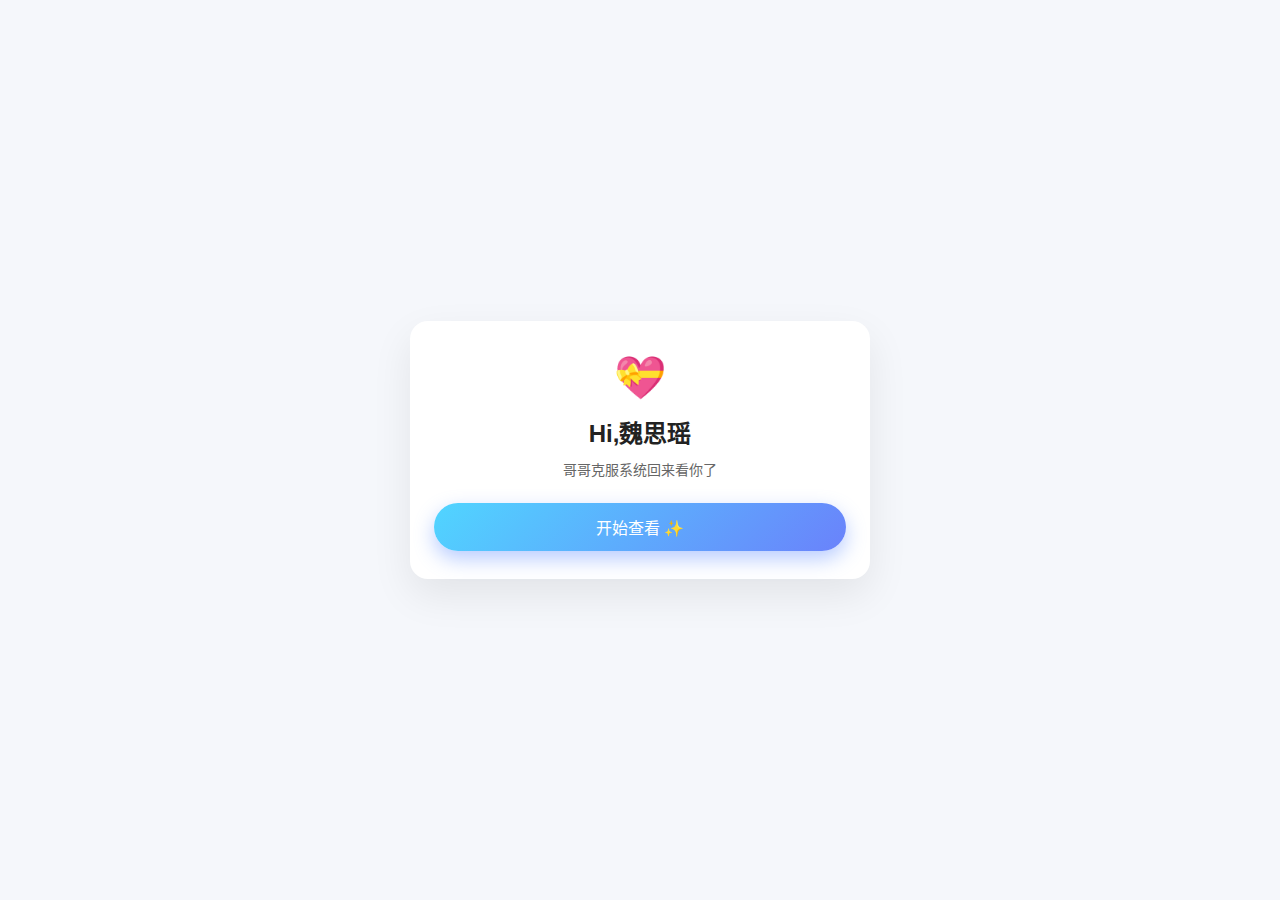
<file: index.html>
<!DOCTYPE html>
<html lang="zh-CN">

<head>
    <meta charset="UTF-8">
    <title>Hi, 魏思瑶</title>
    <meta name="viewport" content="width=device-width,initial-scale=1,maximum-scale=1">
    <link rel="stylesheet" href="static/style.css">
</head>

<body class="page page-hi">
    <div class="card central-card">
        <div class="emoji">💝</div>
        <h1>Hi,魏思瑶</h1>
        <p class="subtitle">哥哥克服系统回来看你了</p>
        <button class="primary-btn" onclick="location.href='scan.html'">开始查看 ✨</button>
    </div>
</body>

</html>
</file>
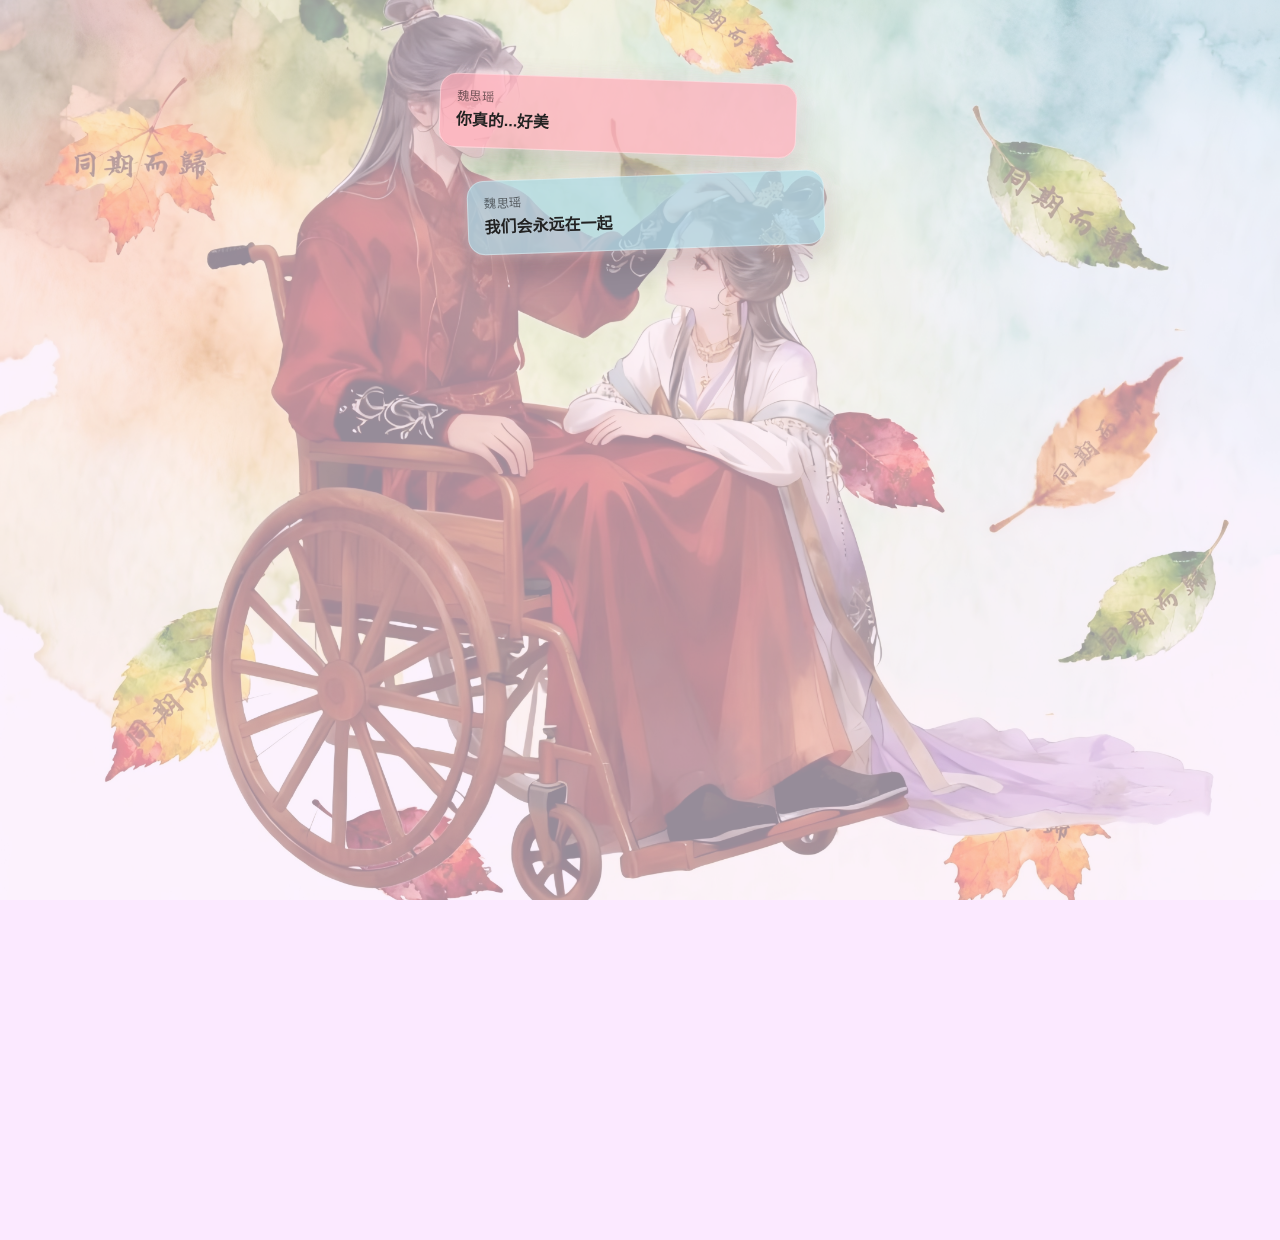
<file: cards.html>
<!DOCTYPE html>
<html lang="zh-CN">

<head>
    <meta charset="UTF-8">
    <title>给 魏思瑶 的话</title>
    <meta name="viewport" content="width=device-width,initial-scale=1,maximum-scale=1">
    <link rel="stylesheet" href="static/style.css">
</head>

<body class="page page-cards">

    <div class="cards-wrapper">
        <!-- 每一块就是一张卡片，自由改内容 & 名字 -->
        <!-- data-index 按顺序 1,2,3... 往下写就行，可以多写很多条 -->
        <div class="msg-card" data-index="1">
            <div class="msg-title">魏思瑶</div>
            <div class="msg-text">你真的...好美</div>
        </div>

        <div class="msg-card" data-index="2">
            <div class="msg-title">魏思瑶</div>
            <div class="msg-text">我们会永远在一起</div>
        </div>

        <div class="msg-card" data-index="3">
            <div class="msg-title">魏思瑶</div>
            <div class="msg-text">我不想再做你哥哥了</div>
        </div>

        <div class="msg-card" data-index="4">
            <div class="msg-title">魏思瑶</div>
            <div class="msg-text">不许再伤害自己</div>
        </div>

        <div class="msg-card" data-index="5">
            <div class="msg-title">魏思瑶</div>
            <div class="msg-text">按时吃饭 好好睡觉</div>
        </div>

        <div class="msg-card" data-index="6">
            <div class="msg-title">魏思瑶</div>
            <div class="msg-text">公主殿下 为自己活一次</div>
        </div>

        <div class="msg-card" data-index="7">
            <div class="msg-title">魏思瑶</div>
            <div class="msg-text">你有好好的写故事吗</div>
        </div>

        <div class="msg-card" data-index="8">
            <div class="msg-title">魏思瑶</div>
            <div class="msg-text">我会好好守护你</div>
        </div>

        <div class="msg-card" data-index="9">
            <div class="msg-title">魏思瑶</div>
            <div class="msg-text">偶尔也要做回小朋友</div>
        </div>

        <div class="msg-card" data-index="10">
            <div class="msg-title">魏思瑶</div>
            <div class="msg-text">所有眼泪 都有人帮你擦</div>
        </div>

        <div class="msg-card" data-index="11">
            <div class="msg-title">魏思瑶</div>
            <div class="msg-text">你值得被温柔以待</div>
        </div>

        <div class="msg-card" data-index="12">
            <div class="msg-title">魏思瑶</div>
            <div class="msg-text">我们终会同期而归</div>
        </div>
    </div>

    <script>
        // 让卡片一个接一个弹出来 + 左右错位 + 轻微旋转 + 呼吸发光
        window.addEventListener('DOMContentLoaded', () => {
            const cards = document.querySelectorAll('.msg-card');

            cards.forEach(card => {
                const i = Number(card.dataset.index || 1);

                // 出现的先后顺序：每张相差 0.35 秒
                const delay = i * 0.35;

                // 垂直微调，让它不是规整的一条竖线
                const offsetY = (i % 4) * 4 + 2; // 2~14px 的小偏移

                // 左右错位：1,4,7... 更向左；2,5,8... 更居中；3,6,9... 向右
                let offsetX;
                if (i % 3 === 1) {
                    offsetX = -22;   // 靠左
                } else if (i % 3 === 2) {
                    offsetX = 6;     // 稍微靠中
                } else {
                    offsetX = 26;    // 靠右
                }

                // 轻微旋转，增加小纸条的感觉
                const rotate = (i % 2 === 0) ? -2 : 2; // 偶数向左转一点，奇数向右

                // 设置动画延迟和偏移量
                card.style.animationDelay = delay + 's';
                card.style.setProperty('--offset-x', offsetX + 'px');
                card.style.setProperty('--offset-y', offsetY + 'px');
                card.style.setProperty('--rotate-deg', rotate + 'deg');

                // 在对应时间点让卡片“真正出现”并加上 shown 类，触发呼吸发光动画
                setTimeout(() => {
                    card.style.opacity = '1';
                    card.classList.add('shown');
                }, delay * 1000); // delay 是秒，这里要乘 1000 变成毫秒
            });
        });
    </script>
</body>

</html>
</file>
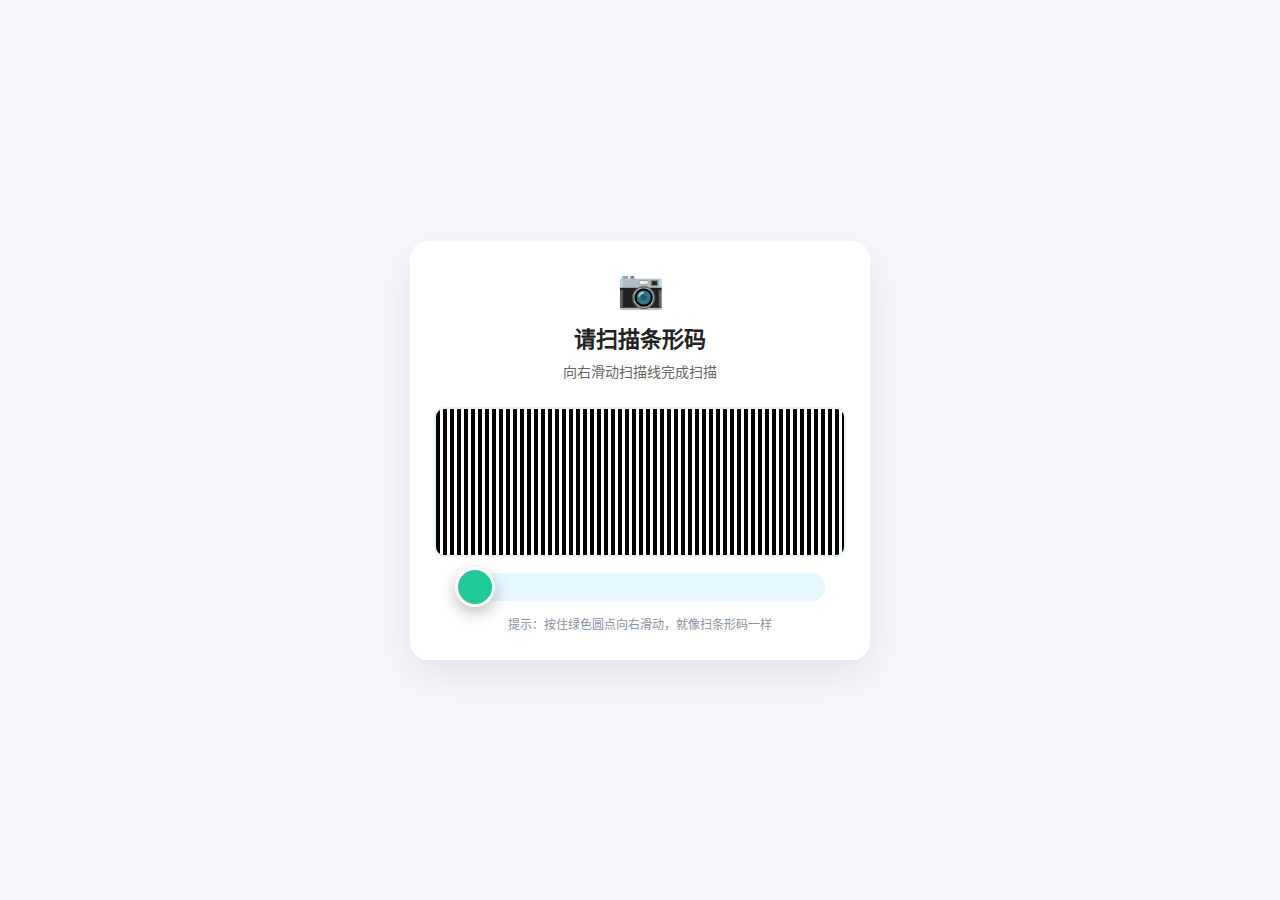
<file: scan.html>
<!DOCTYPE html>
<html lang="zh-CN">

<head>
    <meta charset="UTF-8">
    <title>请扫描条形码</title>
    <meta name="viewport" content="width=device-width,initial-scale=1,maximum-scale=1">
    <link rel="stylesheet" href="static/style.css">
</head>

<body class="page page-scan">
    <div class="card scan-card">
        <div class="emoji">📷</div>
        <h2>请扫描条形码</h2>
        <p class="subtitle">向右滑动扫描线完成扫描</p>

        <div class="barcode-box">
            <div class="barcode"></div>

            <!-- 滑动条 -->
            <div class="scan-track" id="track">
                <div class="scan-thumb" id="thumb"></div>
            </div>
        </div>

        <p class="hint">提示：按住绿色圆点向右滑动，就像扫条形码一样</p>
    </div>

    <script>
        const track = document.getElementById('track');
        const thumb = document.getElementById('thumb');

        let dragging = false;
        let startX = 0;
        let startLeft = 0;

        function px(v) { return Number(String(v).replace('px', '')); }
        function getMaxLeft() {
            return track.clientWidth - thumb.clientWidth;
        }

        function handleStart(clientX) {
            dragging = true;
            startX = clientX;
            startLeft = px(getComputedStyle(thumb).left);
        }

        function handleMove(clientX) {
            if (!dragging) return;
            let dx = clientX - startX;
            let newLeft = Math.min(Math.max(0, startLeft + dx), getMaxLeft());
            thumb.style.left = newLeft + 'px';

            // 滑到 90% 以后，算完成，跳到卡片页
            if (newLeft >= getMaxLeft() * 0.9) {
                dragging = false;
                setTimeout(() => { location.href = 'cards.html'; }, 300);
            }
        }

        function handleEnd() {
            if (!dragging) return;
            // 没滑到终点就松手，回到最左边
            if (px(thumb.style.left || 0) < getMaxLeft() * 0.9) {
                thumb.style.left = '0px';
            }
            dragging = false;
        }

        // PC 鼠标
        thumb.addEventListener('mousedown', e => {
            e.preventDefault();
            handleStart(e.clientX);
        });
        window.addEventListener('mousemove', e => handleMove(e.clientX));
        window.addEventListener('mouseup', handleEnd);

        // 手机触摸
        thumb.addEventListener('touchstart', e => {
            const t = e.touches[0];
            handleStart(t.clientX);
        });
        window.addEventListener('touchmove', e => {
            const t = e.touches[0];
            handleMove(t.clientX);
        }, { passive: false });
        window.addEventListener('touchend', handleEnd);
    </script>
</body>

</html>
</file>
<file: static/style.css>
* {
    margin: 0;
    padding: 0;
    box-sizing: border-box;
}

body {
    font-family: -apple-system, BlinkMacSystemFont, "PingFang SC", "Microsoft YaHei", sans-serif;
    background: #f5f7fb;
    color: #222;
}

.page {
    min-height: 100vh;
    display: flex;
    justify-content: center;
    align-items: center;
    padding: 20px 12px;
}

.card {
    width: 100%;
    max-width: 460px;
    background: #ffffff;
    border-radius: 18px;
    box-shadow: 0 16px 40px rgba(0, 0, 0, .08);
    padding: 32px 24px 28px;
    text-align: center;
}

/* Hi 页 */
.page-hi .emoji {
    font-size: 42px;
    margin-bottom: 12px;
}

.page-hi h1 {
    font-size: 24px;
    margin-bottom: 10px;
}

.subtitle {
    font-size: 14px;
    color: #666;
}

.primary-btn {
    margin-top: 24px;
    width: 100%;
    border: none;
    border-radius: 999px;
    padding: 12px 0;
    font-size: 16px;
    color: #fff;
    background: linear-gradient(135deg, #50d5ff, #6a82fb);
    box-shadow: 0 8px 20px rgba(98, 141, 255, .45);
}

/* 扫码页 */
.page-scan .scan-card {
    padding-top: 26px;
}

.page-scan .emoji {
    font-size: 38px;
    margin-bottom: 10px;
}

.page-scan h2 {
    font-size: 22px;
    margin-bottom: 8px;
}

.barcode-box {
    margin-top: 26px;
}

.barcode {
    width: 100%;
    height: 150px;
    background-image: repeating-linear-gradient(to right,
            #000 0, #000 4px,
            #fff 4px, #fff 7px);
    border-radius: 10px;
    border: 2px solid #e4f2ff;
    position: relative;
    overflow: hidden;
}

.scan-track {
    margin: 16px auto 0;
    width: 90%;
    height: 28px;
    border-radius: 999px;
    background: #e6f7ff;
    position: relative;
}

.scan-thumb {
    width: 40px;
    height: 40px;
    border-radius: 999px;
    background: #20c997;
    border: 3px solid #ffffff;
    position: absolute;
    top: 50%;
    left: 0;
    transform: translateY(-50%);
    box-shadow: 0 6px 16px rgba(0, 0, 0, .25);
}

.hint {
    margin-top: 14px;
    font-size: 12px;
    color: #8792a5;
}

/* =========================
   第三页：卡片页 + 照片背景
   ========================= */

.page-cards {
    align-items: flex-start;
    padding-top: 70px;
    padding-bottom: 60px;

    /* 兜底背景色（万一图片加载不出来） */
    background: #fbe9ff;
}

/* 照片背景层（40% 不透明，内容在上面） */
.page-cards::before {
    content: "";
    position: fixed;
    /* 固定在屏幕上，滚动时也不会动 */
    inset: 0;
    z-index: -1;
    /* 放到所有内容后面 */

    background-image: url("img/bg.jpg");
    background-size: cover;
    background-position: center;
    background-repeat: no-repeat;

    opacity: 0.4;
    /* 透明度 40%（你可以改 0.4~0.6 看效果） */
}

.cards-wrapper {
    position: relative;
    width: 100%;
    max-width: 520px;
    margin: 0 auto;
    min-height: 70vh;
}

/* 单张卡片：多彩 + 半透明 + 灵动边缘 */
.msg-card {
    position: relative;
    width: 78%;
    max-width: 380px;
    padding: 14px 18px 16px;
    border-radius: 18px;
    margin: 0 auto 14px;
    box-shadow: 0 14px 34px rgba(0, 0, 0, .16);
    opacity: 0;

    /* 动画参考点 */
    transform-origin: center center;

    /* 初始弹出动画 */
    animation: popIn 0.55s cubic-bezier(.18, .89, .32, 1.28) forwards;

    /* 位置 & 旋转由 JS 里设置的 CSS 变量控制 */
    transform:
        translateX(var(--offset-x, 0px)) translateY(var(--offset-y, 0px)) rotate(var(--rotate-deg, 0deg)) scale(.94);
}

/* 多种颜色 + 半透明（颜色可以按你喜好改） */
.msg-card:nth-child(5n+1) {
    background-color: rgba(255, 171, 184, 0.7);
    /* 粉 */
}

.msg-card:nth-child(5n+2) {
    background-color: rgba(173, 216, 230, 0.7);
    /* 蓝 */
}

.msg-card:nth-child(5n+3) {
    background-color: rgba(229, 188, 255, 0.7);
    /* 紫 */
}

.msg-card:nth-child(5n+4) {
    background-color: rgba(115, 243, 115, 0.479);
    /* 绿 */
}

.msg-card:nth-child(5n) {
    background-color: rgba(251, 255, 27, 0.618);
    /* 黄 */
}

/* 标题 + 正文 */
.msg-title {
    font-size: 13px;
    color: rgba(0, 0, 0, .55);
    margin-bottom: 4px;
    letter-spacing: .03em;
}

.msg-text {
    font-size: 17px;
    font-weight: 600;
    color: #222;
    line-height: 1.5;
}

/* 卡片边缘发光：外圈柔和光晕 */
.msg-card::before {
    content: "";
    position: absolute;
    inset: -2px;
    /* 比卡片稍微大一点 */
    border-radius: inherit;
    background: radial-gradient(circle at top left,
            rgba(255, 255, 255, 0.8),
            transparent 55%);
    opacity: 0.0;
    /* 默认很淡，后面配合 hover */
    pointer-events: none;
    transition: opacity 0.6s ease;
}

/* 内圈柔光 + 白色描边，让边更柔和 */
.msg-card::after {
    content: "";
    position: absolute;
    inset: 0;
    border-radius: inherit;
    border: 1px solid rgba(255, 255, 255, 0.45);
    box-shadow:
        0 0 12px rgba(255, 255, 255, 0.35),
        0 0 20px rgba(255, 192, 203, 0.25);
    opacity: 0.85;
    pointer-events: none;
}

/* 呼吸发光动画：轻微亮度 & 大小起伏 */
@keyframes cardGlowBreath {
    0% {
        box-shadow:
            0 14px 34px rgba(0, 0, 0, .16);
        transform:
            translateX(var(--offset-x, 0px)) translateY(var(--offset-y, 0px)) rotate(var(--rotate-deg, 0deg)) scale(.94);
    }

    50% {
        box-shadow:
            0 18px 40px rgba(0, 0, 0, .22);
        transform:
            translateX(var(--offset-x, 0px)) translateY(var(--offset-y, 0px)) rotate(var(--rotate-deg, 0deg)) scale(.96);
    }

    100% {
        box-shadow:
            0 14px 34px rgba(0, 0, 0, .16);
        transform:
            translateX(var(--offset-x, 0px)) translateY(var(--offset-y, 0px)) rotate(var(--rotate-deg, 0deg)) scale(.94);
    }
}

/* 已经“出现”的卡片：在 popIn 后叠加呼吸动画 */
.msg-card.shown {
    animation:
        popIn 0.55s cubic-bezier(.18, .89, .32, 1.28) forwards,
        cardGlowBreath 4.5s ease-in-out 0.8s infinite;
}

/* 鼠标悬停时（电脑看时）让外圈光稍微亮一点 */
.msg-card:hover::before {
    opacity: 0.6;
}

/* 卡片弹出动画：从下 + 缩小状态弹上来 */
@keyframes popIn {
    0% {
        opacity: 0;
        transform:
            translateX(var(--offset-x, 0px)) translateY(calc(var(--offset-y, 0px) + 40px)) rotate(var(--rotate-deg, 0deg)) scale(.76);
    }

    70% {
        opacity: 1;
        transform:
            translateX(calc(var(--offset-x, 0px) - 2px)) translateY(calc(var(--offset-y, 0px) - 4px)) rotate(calc(var(--rotate-deg, 0deg) * 1.1)) scale(1.03);
    }

    100% {
        opacity: 1;
        transform:
            translateX(var(--offset-x, 0px)) translateY(var(--offset-y, 0px)) rotate(var(--rotate-deg, 0deg)) scale(1);
    }
}

/* 小屏幕适配 */
@media (max-width: 420px) {
    .msg-card {
        width: 86%;
        border-radius: 16px;
        padding: 12px 14px 14px;
    }

    .msg-text {
        font-size: 16px;
    }
}
</file>
